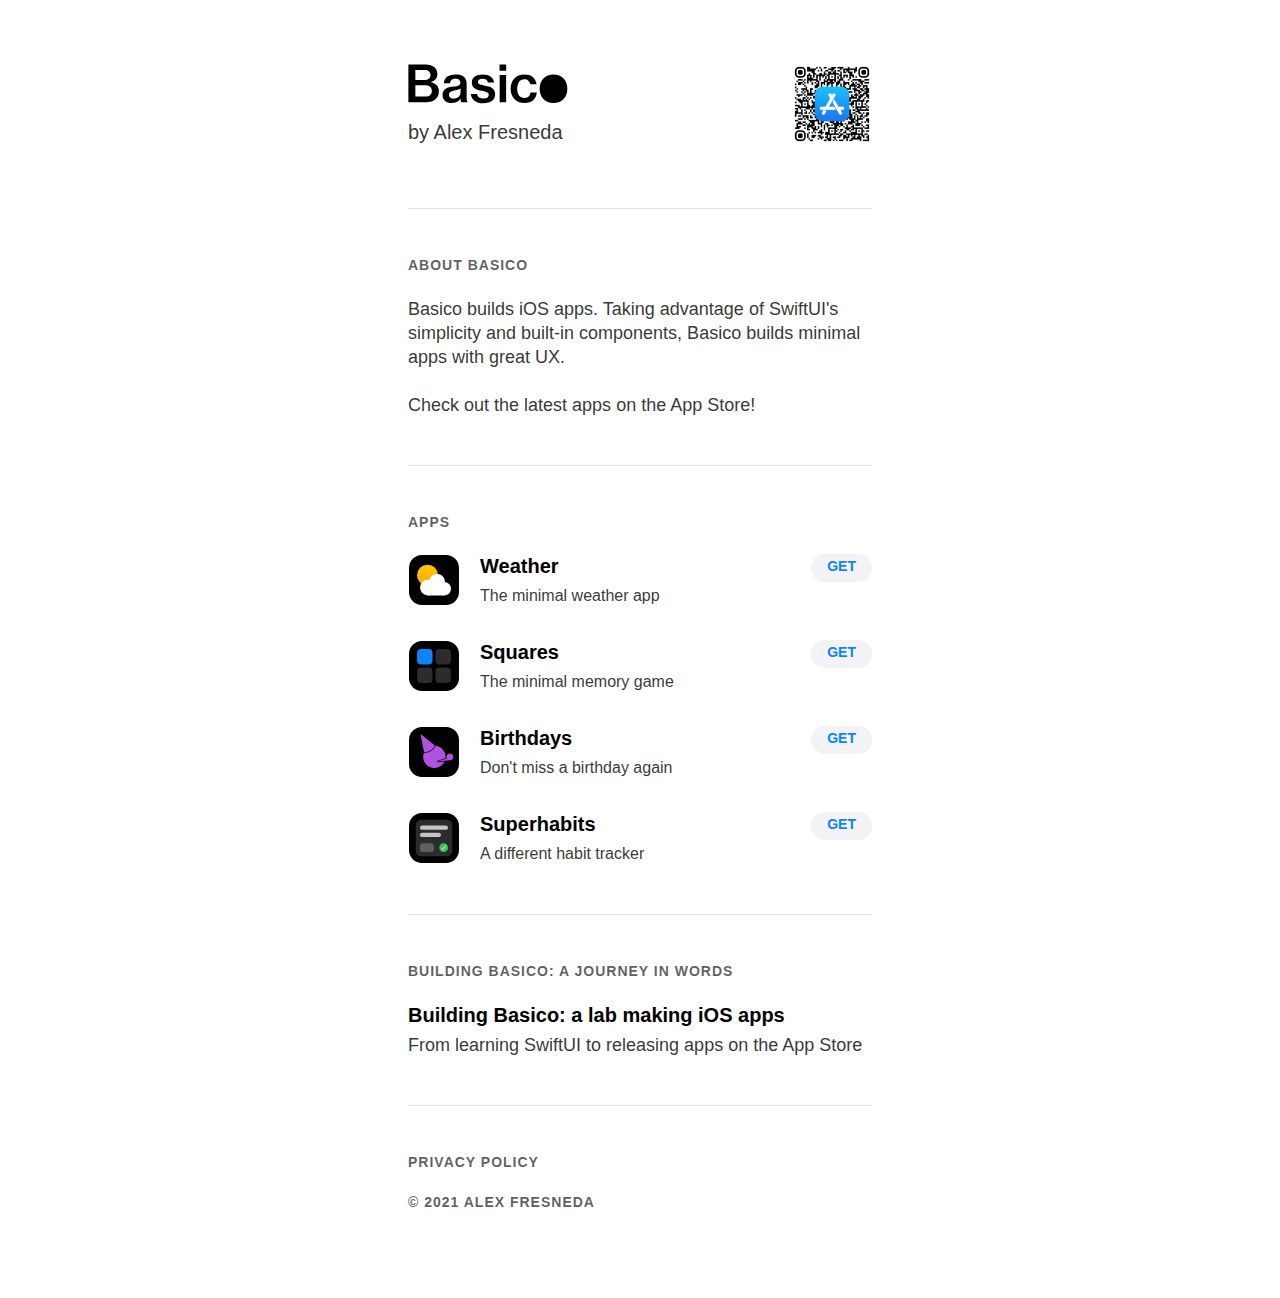
<file: index.html>
<!DOCTYPE html>
<html>
  <head>
    <meta charset="utf-8" />
    <meta name="viewport" content="width=device-width" />
    <title>Basico Lab</title>
    <meta name="description" content="by Alex Fresneda" />
    <link rel="stylesheet" type="text/css" href="style.css" />
    <link rel="icon" type="image/png" href="images/favicon.png" />

    <meta property="og:title" content="Basico Lab" />
    <meta property="og:description" content="By Alex Fresneda" />

    <!-- Global site tag (gtag.js) - Google Analytics -->
    <script
      async
      src="https://www.googletagmanager.com/gtag/js?id=G-XPSD0Z9QZK"
    ></script>
    <script>
      window.dataLayer = window.dataLayer || [];
      function gtag() {
        dataLayer.push(arguments);
      }
      gtag("js", new Date());

      gtag("config", "G-XPSD0Z9QZK");
    </script>
  </head>
  <body>
    <div id="content">
      <div class="section">
        <div class="header">
          <div>
            <svg
              width="201"
              height="50"
              viewBox="0 0 201 50"
              class="logo"
              xmlns="http://www.w3.org/2000/svg"
            >
              <path
                d="M0.47998 0.383972H22.048C26.9973 0.383972 30.7306 1.59997 33.248 4.03197C35.68 6.25064 36.896 9.15197 36.896 12.736C36.896 17.6426 34.2933 20.8853 29.088 22.464V22.656C32.0746 23.3813 34.4426 24.7253 36.192 26.688C37.9413 28.6506 38.816 31.1466 38.816 34.176C38.816 36.3093 38.4533 38.208 37.728 39.872C37.0026 41.4933 35.9573 42.88 34.592 44.032C33.2267 45.312 31.5413 46.2933 29.536 46.976C27.5733 47.6586 25.312 48 22.752 48H0.47998V0.383972ZM20.768 20.032C23.072 20.032 24.8853 19.4986 26.208 18.432C27.5733 17.3226 28.256 15.744 28.256 13.696C28.256 11.7333 27.616 10.2186 26.336 9.15197C25.0986 8.04264 23.392 7.48797 21.216 7.48797H9.24798V20.032H20.768ZM21.984 40.768C23.3493 40.768 24.5226 40.5973 25.504 40.256C26.528 39.872 27.36 39.36 28 38.72C29.28 37.5253 29.92 35.904 29.92 33.856C29.92 31.424 29.152 29.6106 27.616 28.416C26.08 27.2213 24.1173 26.624 21.728 26.624H9.24798V40.768H21.984Z"
                fill="white"
              />
              <path
                d="M67.0435 48C66.7448 47.616 66.4888 47.0826 66.2755 46.4C66.1048 45.6746 65.9768 44.736 65.8915 43.584H65.7635C64.6541 45.0773 63.2675 46.336 61.6035 47.36C59.9395 48.3413 57.7421 48.832 55.0115 48.832C53.3475 48.832 51.7901 48.6186 50.3395 48.192C48.9315 47.7653 47.7155 47.1253 46.6915 46.272C45.6675 45.4186 44.8568 44.3733 44.2595 43.136C43.6621 41.856 43.3635 40.384 43.3635 38.72C43.3635 36.8 43.7048 35.2213 44.3875 33.984C45.1128 32.704 46.0941 31.68 47.3315 30.912C48.5688 30.144 50.0408 29.568 51.7475 29.184C53.4541 28.7573 55.3315 28.416 57.3795 28.16C60.1955 27.8186 62.3075 27.3493 63.7155 26.752C65.1235 26.112 65.8275 25.024 65.8275 23.488C65.8275 21.9946 65.3155 20.8 64.2915 19.904C63.2675 19.008 61.7315 18.56 59.6835 18.56C57.3795 18.56 55.6515 19.0506 54.4995 20.032C53.3901 21.0133 52.7928 22.3573 52.7075 24.064H45.0275C45.0701 22.6133 45.3901 21.2266 45.9875 19.904C46.6275 18.5386 47.5448 17.344 48.7395 16.32C49.9768 15.296 51.4915 14.4853 53.2835 13.888C55.0755 13.248 57.1875 12.928 59.6195 12.928C61.5821 12.928 63.3101 13.0773 64.8035 13.376C66.3395 13.6746 67.6622 14.1866 68.7715 14.912C72.0142 16.8746 73.6355 20.1173 73.6355 24.64V42.624C73.6355 44.032 73.7421 45.12 73.9555 45.888C74.2115 46.656 74.5315 47.168 74.9155 47.424V48H67.0435ZM57.3795 43.264C58.7875 43.264 60.0248 43.0506 61.0915 42.624C62.1581 42.1546 63.0541 41.5786 63.7795 40.896C64.5048 40.1706 65.0595 39.36 65.4435 38.464C65.8275 37.5253 66.0195 36.5653 66.0195 35.584V30.528C65.2088 31.04 64.2061 31.488 63.0115 31.872C61.8168 32.2133 60.6008 32.512 59.3635 32.768C56.8461 33.2373 54.9048 33.856 53.5395 34.624C52.1741 35.3493 51.4915 36.6506 51.4915 38.528C51.4915 39.424 51.6408 40.192 51.9395 40.832C52.2808 41.4293 52.7075 41.92 53.2195 42.304C53.7741 42.6453 54.4141 42.9013 55.1395 43.072C55.8648 43.2 56.6115 43.264 57.3795 43.264Z"
                fill="white"
              />
              <path
                d="M94.8455 49.088C89.9388 49.088 86.1201 48.0213 83.3895 45.888C80.7015 43.7546 79.2295 40.96 78.9735 37.504H86.7815C87.1228 39.552 88.0188 41.0453 89.4695 41.984C90.9201 42.88 92.7335 43.328 94.9095 43.328C97.1708 43.328 98.8348 42.9013 99.9015 42.048C100.968 41.152 101.501 40.0213 101.501 38.656C101.501 37.8026 101.288 37.12 100.861 36.608C100.435 36.0533 99.8375 35.6053 99.0695 35.264C98.3015 34.88 97.3628 34.5813 96.2535 34.368C95.1868 34.112 93.9921 33.856 92.6695 33.6C91.0481 33.3013 89.4908 32.9386 87.9975 32.512C86.5041 32.0853 85.1815 31.5093 84.0295 30.784C82.8775 30.016 81.9388 29.0346 81.2135 27.84C80.5308 26.6026 80.1895 25.024 80.1895 23.104C80.1895 21.4826 80.5095 20.0533 81.1495 18.816C81.8321 17.536 82.7495 16.4693 83.9015 15.616C85.0961 14.72 86.5255 14.0586 88.1895 13.632C89.8535 13.1626 91.6881 12.928 93.6935 12.928C98.2588 12.928 101.693 13.8666 103.997 15.744C106.344 17.5786 107.731 19.9893 108.157 22.976H100.413C99.8161 19.9466 97.5548 18.432 93.6295 18.432C91.7095 18.432 90.2588 18.816 89.2775 19.584C88.3388 20.352 87.8695 21.3333 87.8695 22.528C87.8695 23.296 88.0828 23.9146 88.5095 24.384C88.9362 24.8533 89.5335 25.2586 90.3015 25.6C91.0695 25.8986 91.9868 26.1546 93.0535 26.368C94.1201 26.5813 95.2935 26.816 96.5735 27.072C98.1948 27.3706 99.7735 27.7333 101.309 28.16C102.845 28.544 104.211 29.1413 105.405 29.952C106.643 30.72 107.624 31.7653 108.349 33.088C109.075 34.368 109.437 36.0533 109.437 38.144C109.437 39.936 109.075 41.5146 108.349 42.88C107.624 44.2453 106.6 45.3973 105.277 46.336C103.997 47.232 102.461 47.9146 100.669 48.384C98.8775 48.8533 96.9361 49.088 94.8455 49.088Z"
                fill="white"
              />
              <path
                d="M115.021 0.383972H123.341V8.25597H115.021V0.383972ZM115.149 13.824H123.277V48H115.149V13.824Z"
                fill="white"
              />
              <path
                d="M146.265 49.024C143.62 49.024 141.231 48.5546 139.097 47.616C136.964 46.6773 135.129 45.3973 133.593 43.776C132.1 42.1546 130.948 40.256 130.137 38.08C129.327 35.8613 128.921 33.4933 128.921 30.976C128.921 28.416 129.327 26.048 130.137 23.872C130.948 21.6533 132.1 19.7333 133.593 18.112C135.087 16.4906 136.879 15.232 138.969 14.336C141.103 13.3973 143.492 12.928 146.137 12.928C148.313 12.928 150.276 13.2266 152.025 13.824C153.817 14.4213 155.353 15.2533 156.633 16.32C157.956 17.3866 159.023 18.688 159.833 20.224C160.687 21.7173 161.263 23.3813 161.561 25.216H153.625C153.241 23.3386 152.409 21.8666 151.129 20.8C149.892 19.6906 148.249 19.136 146.201 19.136C144.708 19.136 143.385 19.4346 142.233 20.032C141.124 20.5866 140.185 21.3973 139.417 22.464C138.692 23.5306 138.137 24.7893 137.753 26.24C137.369 27.6906 137.177 29.2693 137.177 30.976C137.177 32.64 137.369 34.1973 137.753 35.648C138.137 37.056 138.692 38.2933 139.417 39.36C140.185 40.384 141.124 41.1946 142.233 41.792C143.385 42.3893 144.708 42.688 146.201 42.688C148.463 42.688 150.233 42.0693 151.513 40.832C152.836 39.5946 153.604 37.8453 153.817 35.584H161.753C161.625 37.5893 161.177 39.424 160.409 41.088C159.641 42.7093 158.575 44.1173 157.209 45.312C155.887 46.464 154.308 47.36 152.473 48C150.639 48.6826 148.569 49.024 146.265 49.024Z"
                fill="white"
              />
              <path
                d="M182.831 49.024C180.186 49.024 177.775 48.5546 175.599 47.616C173.466 46.6773 171.631 45.3973 170.095 43.776C168.602 42.1546 167.428 40.256 166.575 38.08C165.764 35.8613 165.359 33.4933 165.359 30.976C165.359 28.416 165.764 26.048 166.575 23.872C167.428 21.6533 168.602 19.7333 170.095 18.112C171.631 16.4906 173.466 15.232 175.599 14.336C177.775 13.3973 180.186 12.928 182.831 12.928C185.476 12.928 187.866 13.3973 189.999 14.336C192.132 15.232 193.946 16.4906 195.439 18.112C196.975 19.7333 198.148 21.6533 198.959 23.872C199.77 26.048 200.175 28.416 200.175 30.976C200.175 33.4933 199.77 35.8613 198.959 38.08C198.148 40.256 196.975 42.1546 195.439 43.776C193.946 45.3973 192.132 46.6773 189.999 47.616C187.866 48.5546 185.476 49.024 182.831 49.024Z"
                fill="white"
              />
            </svg>

            <!-- <h1>Basico Lab</h1> -->
            <h2>by Alex Fresneda</h2>
          </div>

          <a
            href="https://apps.apple.com/gb/developer/alejandro-fresneda-castano/id1554735946"
            ><img src="images/qr256.png" width="80px" height="80px"
          /></a>
        </div>
      </div>

      <div class="section">
        <h6>About Basico</h6>

        <ul>
          <li>
            <p>
              Basico builds iOS apps. Taking advantage of SwiftUI's simplicity
              and built-in components, Basico builds minimal apps with great UX.
              <br /><br />

              Check out the latest apps on the App Store!
            </p>
          </li>
        </ul>
      </div>

      <div class="section">
        <h6>Apps</h6>

        <ul>
          <li>
            <img src="images/weather-logo.svg" class="app-logo" />
            <div class="text-and-button">
              <div>
                <h3>Weather</h3>
                <p class="small">The minimal weather app</p>
              </div>
              <a
                class="button"
                href="https://apps.apple.com/na/app/basico-weather/id1554735944#?platform=iphone"
                >Get</a
              >
            </div>
          </li>
          <li>
            <img src="images/squares-logo.svg" class="app-logo" />
            <div class="text-and-button">
              <div>
                <h3>Squares</h3>
                <p class="small">The minimal memory game</p>
              </div>
              <a
                class="button"
                href="https://apps.apple.com/na/app/squares-by-basico/id1556128675"
                >Get</a
              >
            </div>
          </li>
          <li>
            <img src="images/birthdays-logo.svg" class="app-logo" />
            <div class="text-and-button">
              <div>
                <h3>Birthdays</h3>
                <p class="small">Don't miss a birthday again</p>
              </div>
              <a
                class="button"
                href="https://apps.apple.com/gb/app/birthdays-by-basico/id1558939933#?platform=iphone"
                >Get</a
              >
            </div>
          </li>
          <li>
            <img src="images/superhabits-logo.svg" class="app-logo" />
            <div class="text-and-button">
              <div>
                <h3>Superhabits</h3>
                <p class="small">A different habit tracker</p>
              </div>
              <a
                class="button"
                href="https://apps.apple.com/gb/app/superhabits/id1564593545"
                >Get</a
              >
            </div>
          </li>
        </ul>
      </div>
      <div class="section">
        <h6>Building Basico: A Journey in Words</h6>
        <ul>
          <li>
            <div>
              <h3>
                <a
                  href="https://builtbyalex.substack.com/p/building-basico-a-lab-making-ios"
                  >Building Basico: a lab making iOS apps</a
                >
              </h3>
              <p>From learning SwiftUI to releasing apps on the App Store</p>
            </div>
          </li>
        </ul>
      </div>
      <div class="section">
        <h6><a href="privacy.html">Privacy Policy</a></h6>
        <h6>© 2021 Alex Fresneda</h6>
      </div>
    </div>
  </body>
</html>
</file>
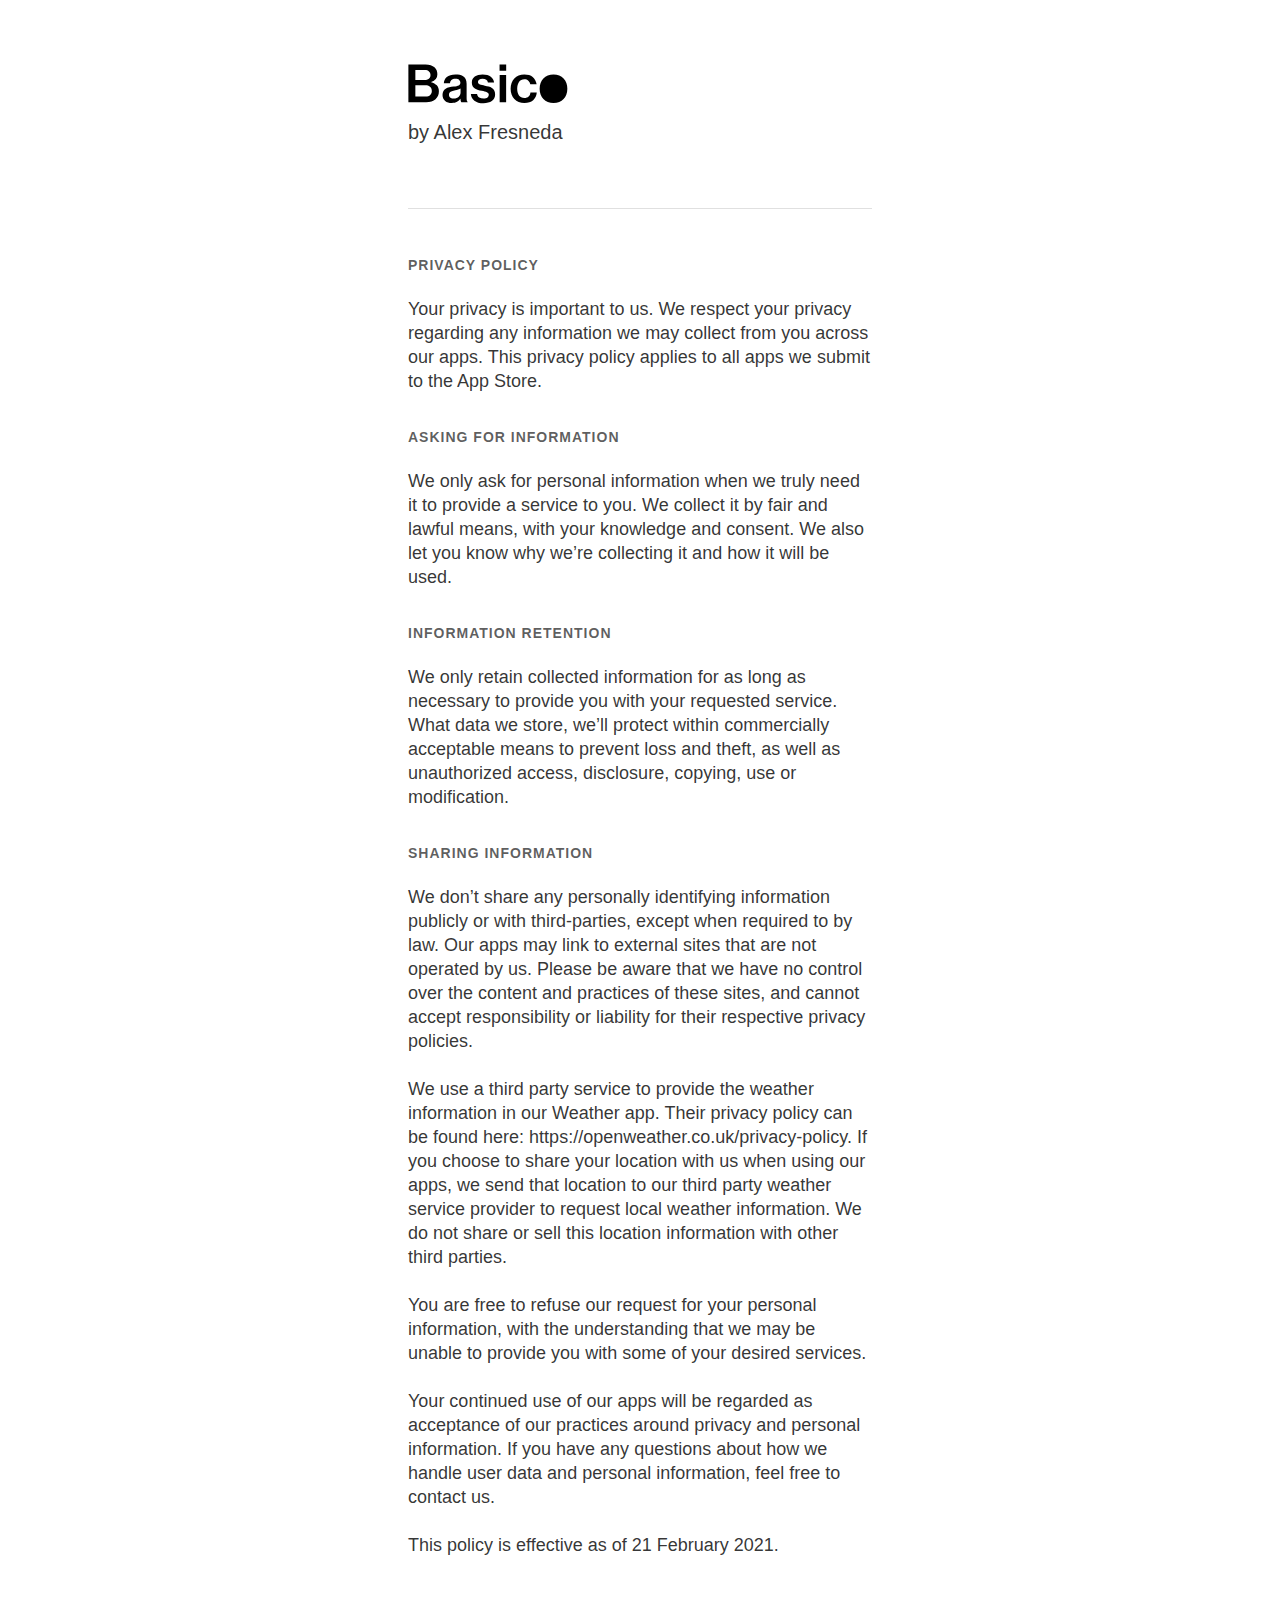
<file: privacy.html>
<!DOCTYPE html>
<html lang="en">
  <head>
    <meta charset="UTF-8" />
    <meta http-equiv="X-UA-Compatible" content="IE=edge" />
    <meta name="viewport" content="width=device-width, initial-scale=1.0" />
    <title>Privacy Policy</title>
    <link rel="stylesheet" type="text/css" href="style.css" />
  </head>
  <body>
    <div id="content">
        <div class="section">
            <a href="index.html">
            <svg
              width="201"
              height="50"
              viewBox="0 0 201 50"
              class="logo"
              xmlns="http://www.w3.org/2000/svg"
            >
            
              <path
                d="M0.47998 0.383972H22.048C26.9973 0.383972 30.7306 1.59997 33.248 4.03197C35.68 6.25064 36.896 9.15197 36.896 12.736C36.896 17.6426 34.2933 20.8853 29.088 22.464V22.656C32.0746 23.3813 34.4426 24.7253 36.192 26.688C37.9413 28.6506 38.816 31.1466 38.816 34.176C38.816 36.3093 38.4533 38.208 37.728 39.872C37.0026 41.4933 35.9573 42.88 34.592 44.032C33.2267 45.312 31.5413 46.2933 29.536 46.976C27.5733 47.6586 25.312 48 22.752 48H0.47998V0.383972ZM20.768 20.032C23.072 20.032 24.8853 19.4986 26.208 18.432C27.5733 17.3226 28.256 15.744 28.256 13.696C28.256 11.7333 27.616 10.2186 26.336 9.15197C25.0986 8.04264 23.392 7.48797 21.216 7.48797H9.24798V20.032H20.768ZM21.984 40.768C23.3493 40.768 24.5226 40.5973 25.504 40.256C26.528 39.872 27.36 39.36 28 38.72C29.28 37.5253 29.92 35.904 29.92 33.856C29.92 31.424 29.152 29.6106 27.616 28.416C26.08 27.2213 24.1173 26.624 21.728 26.624H9.24798V40.768H21.984Z"
                fill="white"
              />
              <path
                d="M67.0435 48C66.7448 47.616 66.4888 47.0826 66.2755 46.4C66.1048 45.6746 65.9768 44.736 65.8915 43.584H65.7635C64.6541 45.0773 63.2675 46.336 61.6035 47.36C59.9395 48.3413 57.7421 48.832 55.0115 48.832C53.3475 48.832 51.7901 48.6186 50.3395 48.192C48.9315 47.7653 47.7155 47.1253 46.6915 46.272C45.6675 45.4186 44.8568 44.3733 44.2595 43.136C43.6621 41.856 43.3635 40.384 43.3635 38.72C43.3635 36.8 43.7048 35.2213 44.3875 33.984C45.1128 32.704 46.0941 31.68 47.3315 30.912C48.5688 30.144 50.0408 29.568 51.7475 29.184C53.4541 28.7573 55.3315 28.416 57.3795 28.16C60.1955 27.8186 62.3075 27.3493 63.7155 26.752C65.1235 26.112 65.8275 25.024 65.8275 23.488C65.8275 21.9946 65.3155 20.8 64.2915 19.904C63.2675 19.008 61.7315 18.56 59.6835 18.56C57.3795 18.56 55.6515 19.0506 54.4995 20.032C53.3901 21.0133 52.7928 22.3573 52.7075 24.064H45.0275C45.0701 22.6133 45.3901 21.2266 45.9875 19.904C46.6275 18.5386 47.5448 17.344 48.7395 16.32C49.9768 15.296 51.4915 14.4853 53.2835 13.888C55.0755 13.248 57.1875 12.928 59.6195 12.928C61.5821 12.928 63.3101 13.0773 64.8035 13.376C66.3395 13.6746 67.6622 14.1866 68.7715 14.912C72.0142 16.8746 73.6355 20.1173 73.6355 24.64V42.624C73.6355 44.032 73.7421 45.12 73.9555 45.888C74.2115 46.656 74.5315 47.168 74.9155 47.424V48H67.0435ZM57.3795 43.264C58.7875 43.264 60.0248 43.0506 61.0915 42.624C62.1581 42.1546 63.0541 41.5786 63.7795 40.896C64.5048 40.1706 65.0595 39.36 65.4435 38.464C65.8275 37.5253 66.0195 36.5653 66.0195 35.584V30.528C65.2088 31.04 64.2061 31.488 63.0115 31.872C61.8168 32.2133 60.6008 32.512 59.3635 32.768C56.8461 33.2373 54.9048 33.856 53.5395 34.624C52.1741 35.3493 51.4915 36.6506 51.4915 38.528C51.4915 39.424 51.6408 40.192 51.9395 40.832C52.2808 41.4293 52.7075 41.92 53.2195 42.304C53.7741 42.6453 54.4141 42.9013 55.1395 43.072C55.8648 43.2 56.6115 43.264 57.3795 43.264Z"
                fill="white"
              />
              <path
                d="M94.8455 49.088C89.9388 49.088 86.1201 48.0213 83.3895 45.888C80.7015 43.7546 79.2295 40.96 78.9735 37.504H86.7815C87.1228 39.552 88.0188 41.0453 89.4695 41.984C90.9201 42.88 92.7335 43.328 94.9095 43.328C97.1708 43.328 98.8348 42.9013 99.9015 42.048C100.968 41.152 101.501 40.0213 101.501 38.656C101.501 37.8026 101.288 37.12 100.861 36.608C100.435 36.0533 99.8375 35.6053 99.0695 35.264C98.3015 34.88 97.3628 34.5813 96.2535 34.368C95.1868 34.112 93.9921 33.856 92.6695 33.6C91.0481 33.3013 89.4908 32.9386 87.9975 32.512C86.5041 32.0853 85.1815 31.5093 84.0295 30.784C82.8775 30.016 81.9388 29.0346 81.2135 27.84C80.5308 26.6026 80.1895 25.024 80.1895 23.104C80.1895 21.4826 80.5095 20.0533 81.1495 18.816C81.8321 17.536 82.7495 16.4693 83.9015 15.616C85.0961 14.72 86.5255 14.0586 88.1895 13.632C89.8535 13.1626 91.6881 12.928 93.6935 12.928C98.2588 12.928 101.693 13.8666 103.997 15.744C106.344 17.5786 107.731 19.9893 108.157 22.976H100.413C99.8161 19.9466 97.5548 18.432 93.6295 18.432C91.7095 18.432 90.2588 18.816 89.2775 19.584C88.3388 20.352 87.8695 21.3333 87.8695 22.528C87.8695 23.296 88.0828 23.9146 88.5095 24.384C88.9362 24.8533 89.5335 25.2586 90.3015 25.6C91.0695 25.8986 91.9868 26.1546 93.0535 26.368C94.1201 26.5813 95.2935 26.816 96.5735 27.072C98.1948 27.3706 99.7735 27.7333 101.309 28.16C102.845 28.544 104.211 29.1413 105.405 29.952C106.643 30.72 107.624 31.7653 108.349 33.088C109.075 34.368 109.437 36.0533 109.437 38.144C109.437 39.936 109.075 41.5146 108.349 42.88C107.624 44.2453 106.6 45.3973 105.277 46.336C103.997 47.232 102.461 47.9146 100.669 48.384C98.8775 48.8533 96.9361 49.088 94.8455 49.088Z"
                fill="white"
              />
              <path
                d="M115.021 0.383972H123.341V8.25597H115.021V0.383972ZM115.149 13.824H123.277V48H115.149V13.824Z"
                fill="white"
              />
              <path
                d="M146.265 49.024C143.62 49.024 141.231 48.5546 139.097 47.616C136.964 46.6773 135.129 45.3973 133.593 43.776C132.1 42.1546 130.948 40.256 130.137 38.08C129.327 35.8613 128.921 33.4933 128.921 30.976C128.921 28.416 129.327 26.048 130.137 23.872C130.948 21.6533 132.1 19.7333 133.593 18.112C135.087 16.4906 136.879 15.232 138.969 14.336C141.103 13.3973 143.492 12.928 146.137 12.928C148.313 12.928 150.276 13.2266 152.025 13.824C153.817 14.4213 155.353 15.2533 156.633 16.32C157.956 17.3866 159.023 18.688 159.833 20.224C160.687 21.7173 161.263 23.3813 161.561 25.216H153.625C153.241 23.3386 152.409 21.8666 151.129 20.8C149.892 19.6906 148.249 19.136 146.201 19.136C144.708 19.136 143.385 19.4346 142.233 20.032C141.124 20.5866 140.185 21.3973 139.417 22.464C138.692 23.5306 138.137 24.7893 137.753 26.24C137.369 27.6906 137.177 29.2693 137.177 30.976C137.177 32.64 137.369 34.1973 137.753 35.648C138.137 37.056 138.692 38.2933 139.417 39.36C140.185 40.384 141.124 41.1946 142.233 41.792C143.385 42.3893 144.708 42.688 146.201 42.688C148.463 42.688 150.233 42.0693 151.513 40.832C152.836 39.5946 153.604 37.8453 153.817 35.584H161.753C161.625 37.5893 161.177 39.424 160.409 41.088C159.641 42.7093 158.575 44.1173 157.209 45.312C155.887 46.464 154.308 47.36 152.473 48C150.639 48.6826 148.569 49.024 146.265 49.024Z"
                fill="white"
              />
              <path
                d="M182.831 49.024C180.186 49.024 177.775 48.5546 175.599 47.616C173.466 46.6773 171.631 45.3973 170.095 43.776C168.602 42.1546 167.428 40.256 166.575 38.08C165.764 35.8613 165.359 33.4933 165.359 30.976C165.359 28.416 165.764 26.048 166.575 23.872C167.428 21.6533 168.602 19.7333 170.095 18.112C171.631 16.4906 173.466 15.232 175.599 14.336C177.775 13.3973 180.186 12.928 182.831 12.928C185.476 12.928 187.866 13.3973 189.999 14.336C192.132 15.232 193.946 16.4906 195.439 18.112C196.975 19.7333 198.148 21.6533 198.959 23.872C199.77 26.048 200.175 28.416 200.175 30.976C200.175 33.4933 199.77 35.8613 198.959 38.08C198.148 40.256 196.975 42.1546 195.439 43.776C193.946 45.3973 192.132 46.6773 189.999 47.616C187.866 48.5546 185.476 49.024 182.831 49.024Z"
                fill="white"
              />
            </a>
            </svg>
    
            <!-- <h1>Basico Lab</h1> -->
            <h2>by Alex Fresneda</h2>
          </div>
      <div class="section">
        <h6>Privacy Policy</h6>
        <p>
          Your privacy is important to us. We respect your privacy regarding any
          information we may collect from you across our apps. This privacy
          policy applies to all apps we submit to the App Store.
        </p>
        <br /><br />
        <h6>Asking for information</h6>
        <p>
          We only ask for personal information when we truly need it to provide
          a service to you. We collect it by fair and lawful means, with your
          knowledge and consent. We also let you know why we’re collecting it
          and how it will be used.
        </p>
        <br /><br />
        <h6>Information retention</h6>
        <p>
          We only retain collected information for as long as necessary to
          provide you with your requested service. What data we store, we’ll
          protect within commercially acceptable means to prevent loss and
          theft, as well as unauthorized access, disclosure, copying, use or
          modification.
        </p>
        <br /><br />
        <h6>Sharing information</h6>
        <p>
          We don’t share any personally identifying information publicly or with
          third-parties, except when required to by law. Our apps may link to
          external sites that are not operated by us. Please be aware that we
          have no control over the content and practices of these sites, and
          cannot accept responsibility or liability for their respective privacy
          policies.<br /><br />
          We use a third party service to provide the weather information in our
          Weather app. Their privacy policy can be found here:
          <a href="https://openweather.co.uk/privacy-policy">https://openweather.co.uk/privacy-policy</a>. If you choose to share your
          location with us when using our apps, we send that location to our
          third party weather service provider to request local weather
          information. We do not share or sell this location information with
          other third parties.<br /><br />
          You are free to refuse our request for your personal information, with
          the understanding that we may be unable to provide you with some of
          your desired services.<br /><br />
          Your continued use of our apps will be regarded as acceptance of our
          practices around privacy and personal information. If you have any
          questions about how we handle user data and personal information, feel
          free to contact us.<br /><br />
          This policy is effective as of 21 February 2021.
        </p>
      </div>
    </div>
  </body>
</html>
</file>
<file: style.css>
@media (prefers-color-scheme: dark) {
  /* Dark theme styles go here */
  body {
    color: #fff;
    background: #000;
  }

  h2 {
    color: rgba(255, 255, 255, 0.8);
  }

  h6 {
    color: rgba(255, 255, 255, 0.64);
  }

  p {
    color: rgba(255, 255, 255, 0.8);
  }

  .logo path {
    fill: #fff;
  }

  .button {
    background-color: #1c1c1e;
  }

  .section {
    border-bottom: 1px solid rgba(255, 255, 255, 0.12);
  }
}

@media (prefers-color-scheme: light) {
  /* Light theme styles go here */
  body {
    color: #000;
    background: #fff;
  }

  h2 {
    color: rgba(0, 0, 0, 0.8);
  }

  h6 {
    color: rgba(0, 0, 0, 0.64);
  }

  p {
    color: rgba(0, 0, 0, 0.8);
  }

  .logo path {
    fill: #000;
  }

  .button {
    background-color: #f2f2f7;
  }

  .section {
    border-bottom: 1px solid rgba(0, 0, 0, 0.12);
  }
}

* {
  margin: 0;
  padding: 0;
  list-style: none;
  text-decoration: none;
  box-sizing: border-box;
}
body {
  /* background: #fff; */
  /* color: black; */
  -webkit-font-smoothing: antialiased;
  font-family: -apple-system, BlinkMacSystemFont, "Segoe UI", Roboto, Helvetica,
    Arial, sans-serif, "Apple Color Emoji", "Segoe UI Emoji", "Segoe UI Symbol";
}

.header {
  display: flex;
  flex-direction: row;
  justify-content: space-between;
}

a {
  color: inherit;
}
a:hover {
  text-decoration: underline;
}

.text-and-button {
  display: flex;
  width: 100%;
  flex-direction: row;
  justify-content: space-between;
}

.button {
  padding: 4px 16px;
  height: 28px;
  color: #0a84ff;
  border-radius: 14px;
  text-transform: uppercase;
  font-size: 14px;
  font-weight: bold;
}
#content {
  max-width: 512px;
  margin: 0 auto;
  padding: 64px 24px;
}
.section {
  padding-bottom: 48px;
  margin-bottom: 48px;
}
.section:last-of-type {
  border-bottom: 0;
  padding-bottom: 0;
  margin-bottom: 0;
}
.logo {
  width: 160px;
  height: 40px;
  /* border-radius: 40px; */
  margin-bottom: 12px;
}
.app-logo {
  width: 52px;
  height: 52px;
  border-radius: 14px;
  margin-right: 20px;
  border: 1px solid rgba(255, 255, 255, 0.12);
}

h1 {
  font-weight: 600;
  font-size: 24px;
  /* color: #FFFFFF; */
  margin-bottom: 12px;
}

h2 {
  font-weight: 400;
  font-size: 20px;
  line-height: 24px;
  /* color: rgba(255, 255, 255, 0.8); */
  margin-bottom: 16px;
}

.link {
  font-size: 16px;
  line-height: 20px;
  /* color: #fff; */
  margin-right: 12px;
}
.links .link {
  margin-right: 0;
  display: block;
  margin-bottom: 16px;
}
h6 {
  font-weight: 600;
  font-size: 14px;
  /* color: rgba(255, 255, 255, 0.64); */
  margin-bottom: 24px;
  text-transform: uppercase;
  letter-spacing: 1px;
}
h3 {
  font-weight: 600;
  font-size: 20px;
  line-height: 24px;
  /* color: #FFFFFF; */
  margin-bottom: 6px;
}
p {
  font-size: 18px;
  line-height: 24px;
  /* color: rgba(255, 255, 255, 0.8); */
}

p.small {
  font-size: 16px;
}

ul li {
  margin-bottom: 32px;
  display: flex;
  flex-direction: row;
}
ul li:last-of-type {
  margin-bottom: 0;
}
.tag-label {
  color: rgba(255, 155, 0, 1);
  background-color: rgba(255, 155, 0, 0.3);
  font-size: 14px;
  padding: 4px 6px;
  border-radius: 6px;
  margin-left: 4px;
}
</file>
